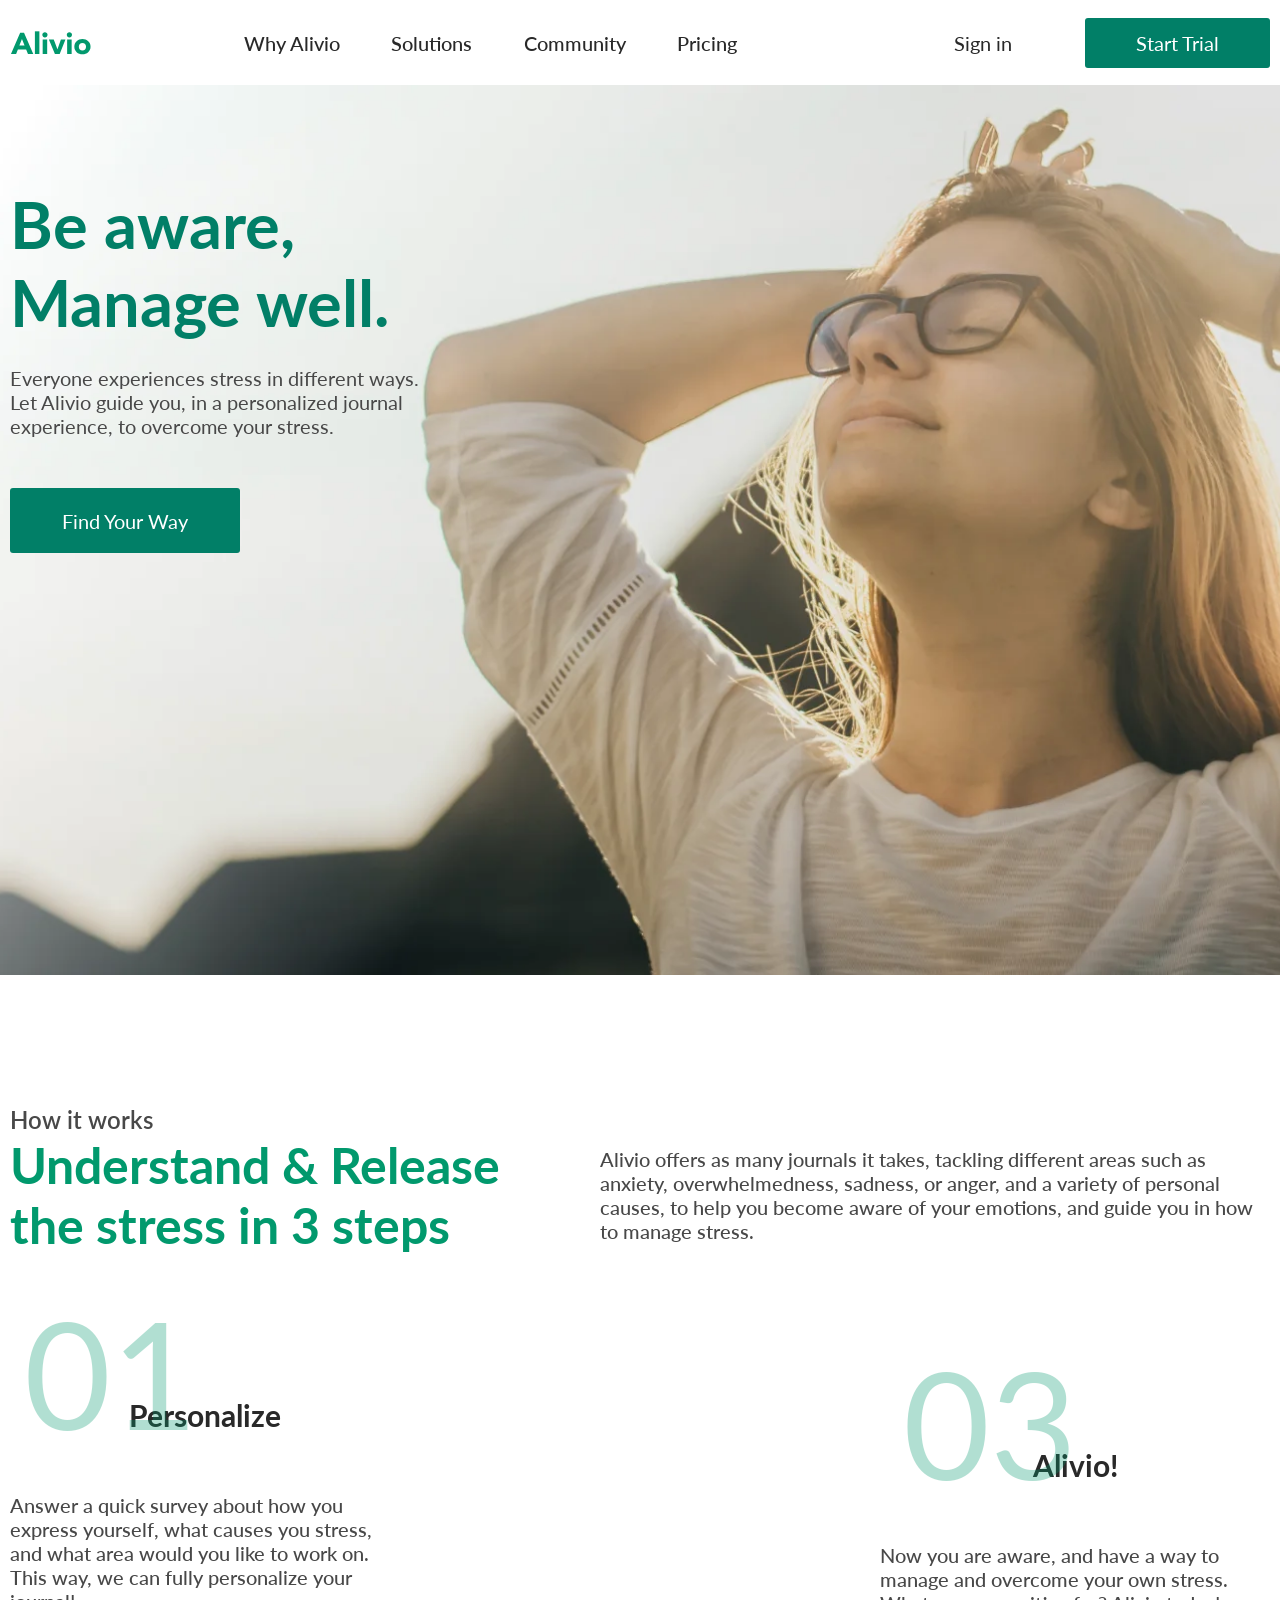
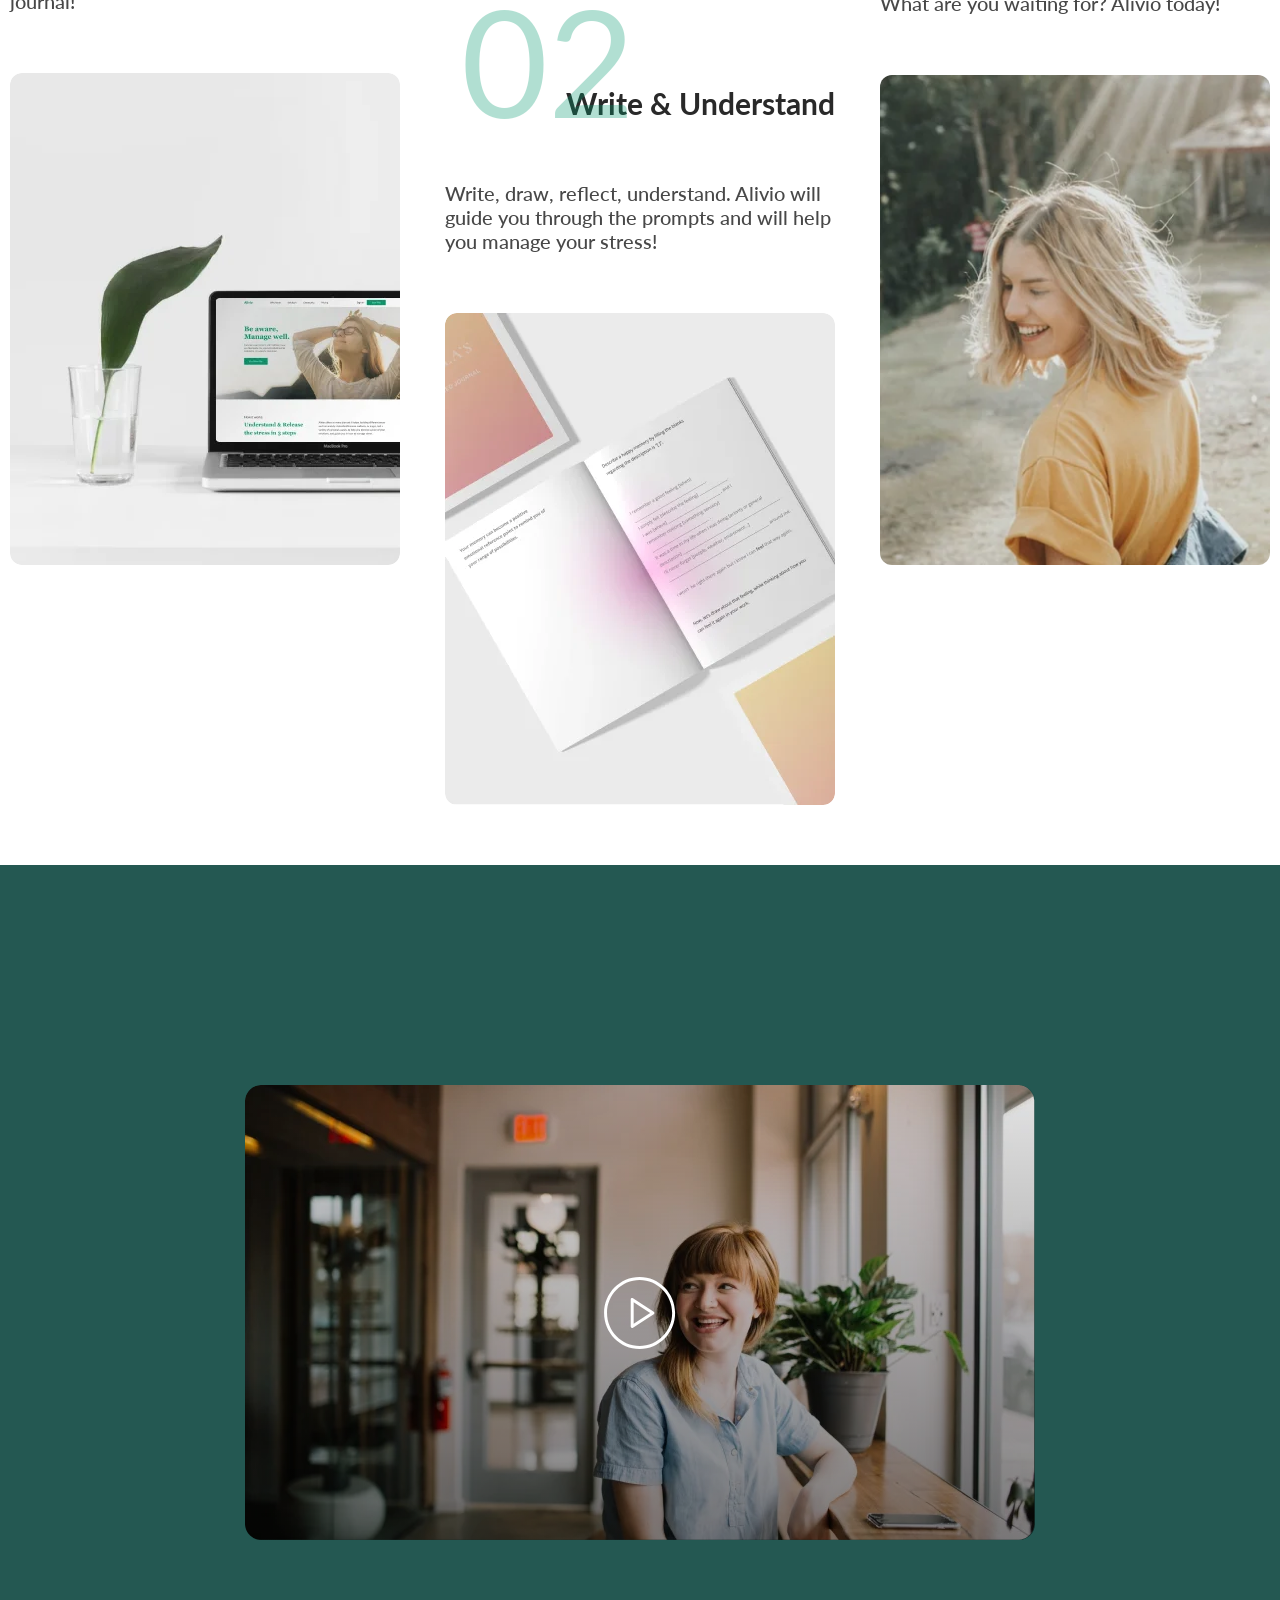
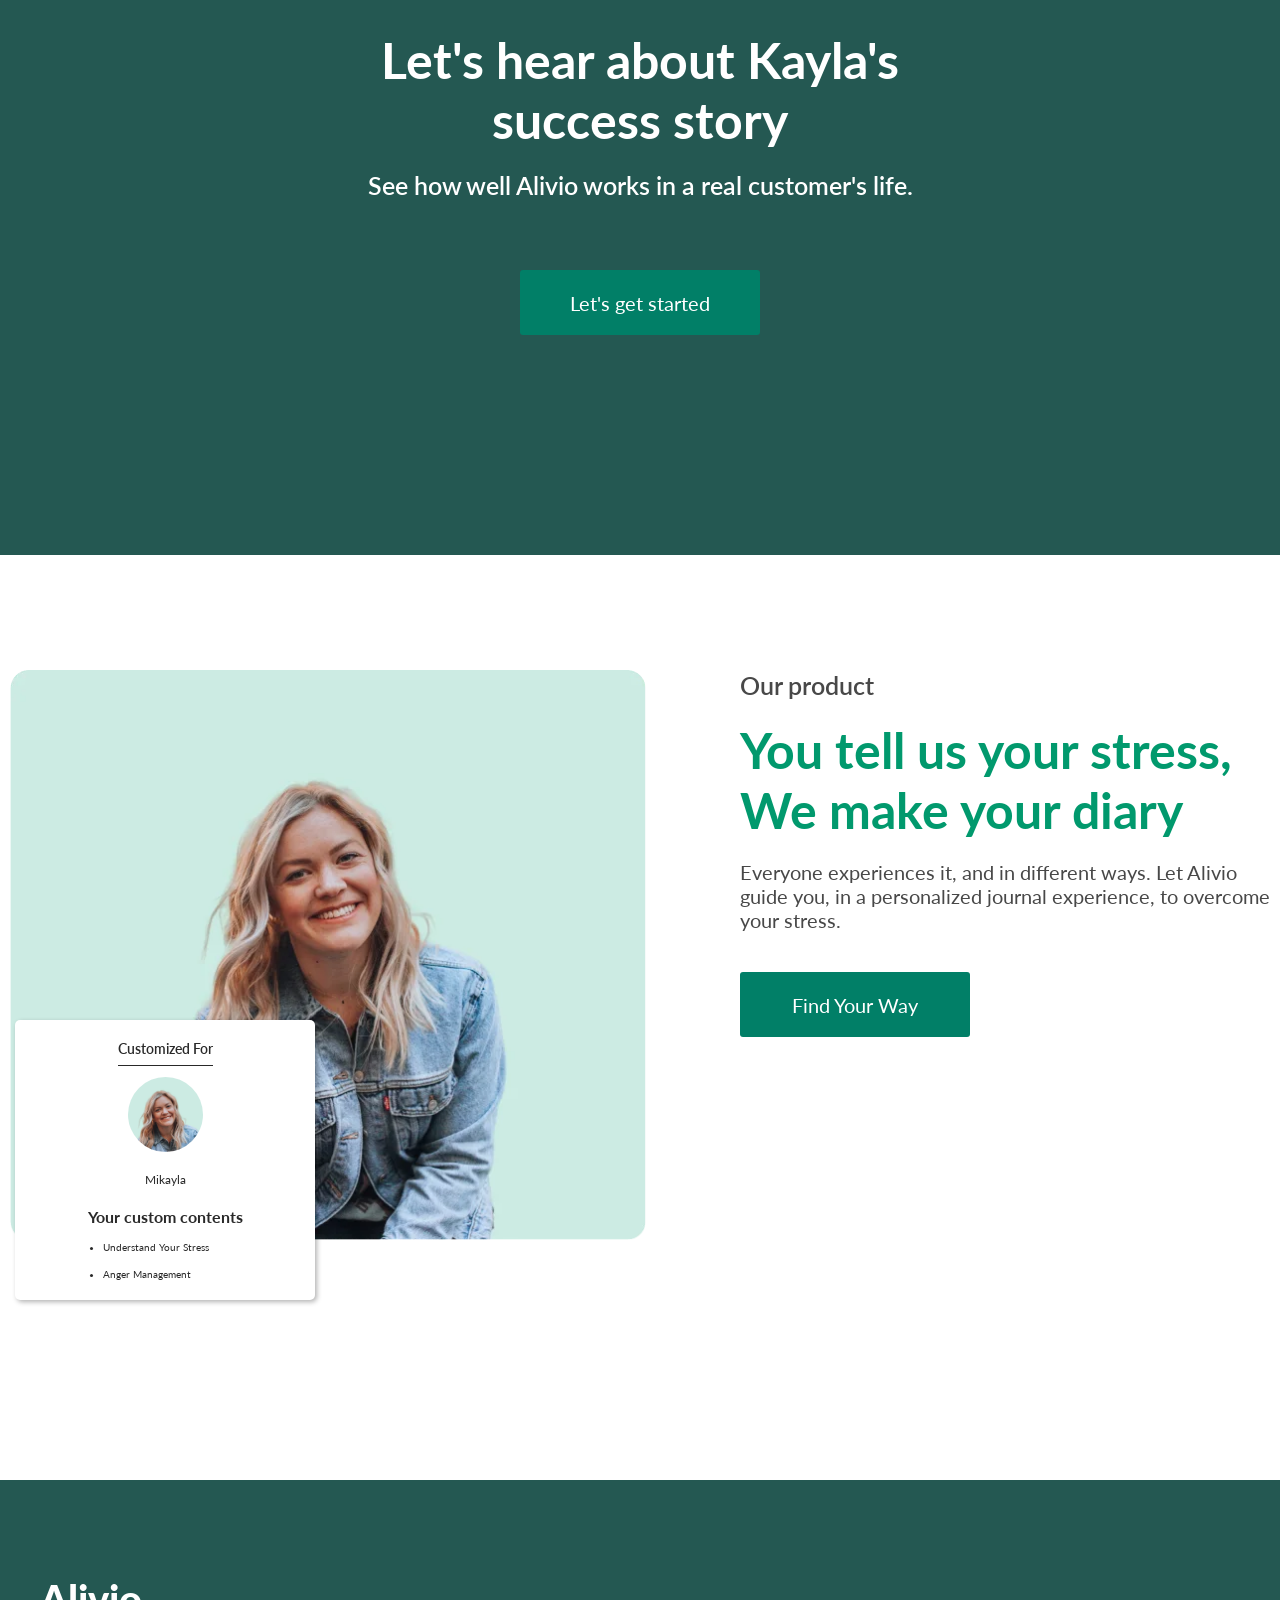
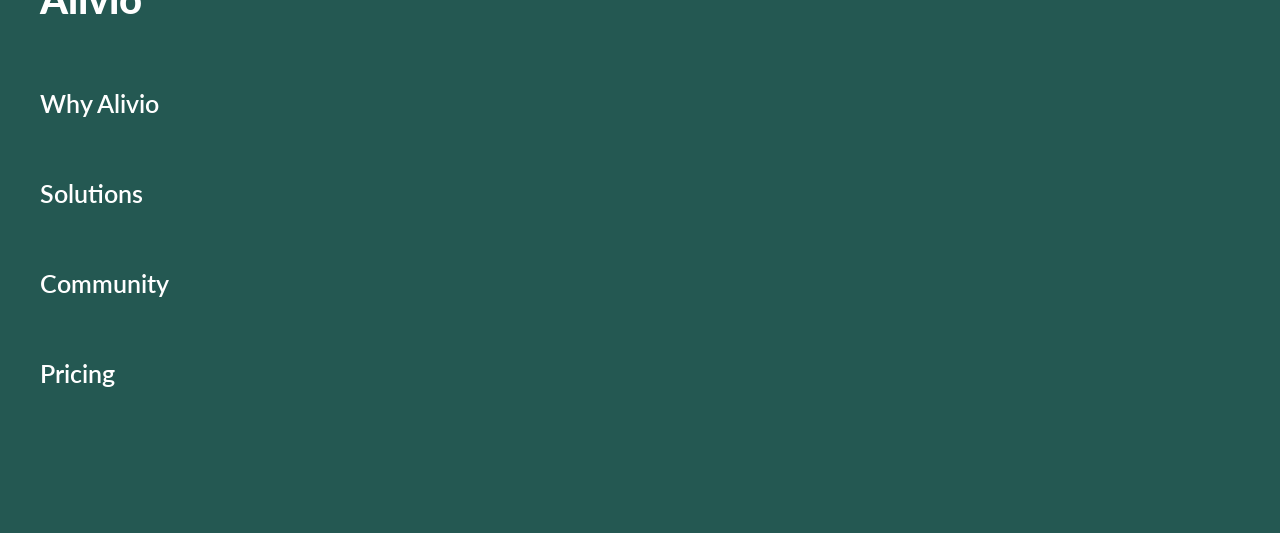
<file: index.html>
<!DOCTYPE html>
<html lang="en">
  <head>
    <meta charset="UTF-8" />
    <meta name="viewport" content="width=device-width, initial-scale=1.0" />
    <link rel="preconnect" href="https://fonts.googleapis.com" />
    <link rel="preconnect" href="https://fonts.gstatic.com" crossorigin />
    <link
      href="https://fonts.googleapis.com/css2?family=Lato:wght@100;300;400;700;900&display=swap"
      rel="stylesheet"
    />
    <link rel="stylesheet" href="index.css" />
    <link rel="icon" href="assets/favicon.png" type="image/png" />
    <title>Alivio</title>
  </head>
  <body>
    <header class="header" aria-label="header">
      <div class="container">
        <div class="header__wrapper">
          <svg class="logo" aria-label="logo">
            <use href="assets/sprites.svg#logo-icon"></use>
          </svg>
          <nav class="header__nav" aria-label="navigation list">
            <ul class="header__nav-list" aria-label="navigation list">
              <li class="header__nav-item">
                <a href="#about-id" class="header__nav-link">Why Alivio</a>
              </li>
              <li class="header__nav-item">
                <a href="#success-id" class="header__nav-link">Solutions</a>
              </li>
              <li class="header__nav-item">
                <a href="#product-id" class="header__nav-link">Community</a>
              </li>
              <li class="header__nav-item">
                <a href="#pricing-id" class="header__nav-link">Pricing</a>
              </li>
            </ul>
          </nav>

          <div class="header__actions">
            <button type="button" class="btn btn--signin">Sign in</button>
            <button type="button" class="btn">Start Trial</button>
          </div>
        </div>
      </div>
    </header>

	<div class="mobile-navigation" aria-label="monila navigation">
		

		<label for="menu-toggler-id" aria-label="open-close mobile navigation menu">
			<svg class="mobile-navigation__burger" aria-label="burger icon">
            <use href="assets/sprites.svg#burger-icon"></use>
          </svg>
		</label>

		<input type="checkbox" name="toggler" id="menu-toggler-id" class="mobile-navigation__toggler">

		<nav class="mobile-navigation__menu" aria-label="mobile navigation menu">
            <ul class="mobile-navigation__list" aria-label="mobile navigation list">
              <li class="mobile-navigation__item">
                <a href="#about-id" class="mobile-navigation__link">Why Alivio</a>
              </li>
              <li class="mobile-navigation__item">
                <a href="#success-id" class="mobile-navigation__link">Solutions</a>
              </li>
              <li class="mobile-navigation__item">
                <a href="#product-id" class="mobile-navigation__link">Community</a>
              </li>
              <li class="mobile-navigation__item">
                <a href="#pricing-id" class="mobile-navigation__link">Pricing</a>
              </li>
            </ul>

			<label for="menu-toggler-id" class="mobile-navigation__close" aria-label="close mobile navigation menu">
			<svg class="mobile-navigation__cross" aria-label="cross icon">
            <use href="assets/sprites.svg#cross-icon"></use>
          </svg>
		</label>
          </nav>
	</div>

    <main>
      <section class="hero" aria-label="hero section" id="hero-id">
        <div class="container">
          <div class="hero__content">
            <h1 class="hero__title">Be aware, Manage well.</h1>
            <p class="hero__desc" aria-label="main description">
              Everyone experiences stress in different ways. Let Alivio guide
              you, in a personalized journal experience, to overcome your
              stress.
            </p>
            <button type="button" class="btn">Find Your Way</button>
          </div>
        </div>
      </section>

      <section class="about" aria-label="about section" id="about-id">
        <div class="container">
          <div class="about__content">
            <h2 class="about__title">
              Understand & Release the stress in 3 steps
            </h2>
            <p class="about__desc">
              Alivio offers as many journals it takes, tackling different areas
              such as anxiety, overwhelmedness, sadness, or anger, and a variety
              of personal causes, to help you become aware of your emotions, and
              guide you in how to manage stress.
            </p>
          </div>

          <div class="about__cards">
            <figure class="card" aria-label="first step">
              <h3 class="card__title">Personalize</h3>
              <p class="card__desc" aria-label="first card description">
                Answer a quick survey about how you express yourself, what
                causes you stress, and what area would you like to work on. This
                way, we can fully personalize your journal!
              </p>
              <img
                src="assets/webp/card_1.webp"
                alt="card image 1"
                class="card__img"
              />
            </figure>
            <figure class="card" aria-label="second step">
              <h3 class="card__title card__title--right card__title--second">
                Write & Understand
              </h3>
              <p class="card__desc" aria-label="second card description">
                Write, draw, reflect, understand. Alivio will guide you through
                the prompts and will help you manage your stress!
              </p>
              <img
                src="assets/webp/card_2.webp"
                alt="card image 2"
                class="card__img"
              />
            </figure>
            <figure class="card" aria-label="third step">
              <h3 class="card__title card__title--third">Alivio!</h3>
              <p class="card__desc" aria-label="third card description">
                Now you are aware, and have a way to manage and overcome your
                own stress. What are you waiting for? Alivio today!
              </p>
              <img
                src="assets/webp/card_3.webp"
                alt="card image 3"
                class="card__img"
              />
            </figure>
          </div>
        </div>
      </section>
      <section class="success" aria-label="success section" id="success-id">
        <div class="container">
          <div class="success__wrapper">
            <div class="success__content">
              <h3 class="success__title">
                Let's hear about Kayla's success story
              </h3>
              <p class="success__desc">
                See how well Alivio works in a real customer's life.
              </p>
              <button class="btn">Let's get started</button>
            </div>

            <div class="success__content-video">
              <img
                src="assets/webp/video_cover.webp"
                alt="video cover img"
                class="success__cover"
              />
              <svg class="success__play-icon" aria-label="play icon">
                <use href="assets/sprites.svg#play-icon"></use>
              </svg>
              <div class="success__gradient"></div>
            </div>
          </div>
        </div>
      </section>

      <section class="product" aria-label="product section" id="product-id">
        <div class="container">
          <div class="product__wrapper">
            <div class="product__preview">
              <img
                src="assets/webp/photo_card.webp"
                alt="product preview"
                class="product__preview-img"
              />
            </div>
            <div class="product__content">
              <h4 class="product__info">Our product</h4>
              <h5 class="product__title">
                You tell us your stress, We make your diary
              </h5>
              <p class="product__desc">
                Everyone experiences it, and in different ways. Let Alivio guide
                you, in a personalized journal experience, to overcome your
                stress.
              </p>
              <button class="btn">Find Your Way</button>
            </div>

			<figure class="person-card" aria-label="person card">
				<h4 class="person-card__title">Customized For</h4>
				<div class="person-card__preview">
					<img src="assets/webp/photo_card.webp" alt="preview image" class="person-card__preview-img">
				</div>
				<h5 class="person-card__name">Mikayla</h5>
				<blockquote class="person-card__desc" aria-label="description">
					<h6 class="person-card__subtitle">Your custom contents</h6>
					<ul class="person-card__list">
						<li class="person-card__list-item">Understand Your Stress</li>
						<li class="person-card__list-item">Anger Management</li>
					</ul>
				</blockquote>
			</figure>
          </div>
        </div>
      </section>

	  
    </main>

	<footer class="pricing" aria-label="pricing section" id="pricing-id">
		<div class="container">
			<div class="pricing__content">
				<h2 class="pricing__title">Alivio</h2>

				<nav class="pricing__nav" aria-label="navigation list">
            <ul class="pricing__nav-list" aria-label="logo">
              <li class="pricing__nav-item">
                <a href="#about-id" class="pricing__nav-link">Why Alivio</a>
              </li>
              <li class="pricing__nav-item">
                <a href="#success-id" class="pricing__nav-link">Solutions</a>
              </li>
              <li class="pricing__nav-item">
                <a href="#product-id" class="pricing__nav-link">Community</a>
              </li>
              <li class="pricing__nav-item">
                <a href="#pricing-id" class="pricing__nav-link">Pricing</a>
              </li>
            </ul>
          </nav>
			</div>
		</div>
	</footer>
  </body>
</html>
</file>
<file: index.css>
@import url(styles/variables.css);
@import url(styles/basic.css);
@import url(styles/header.css);
@import url(styles/hero.css);
@import url(styles/about.css);
@import url(styles/card.css);
@import url(styles/success.css);
@import url(styles/product.css);
@import url(styles/person-card.css);
@import url(styles/pricing.css);
@import url(styles/mob-menu.css);
</file>
